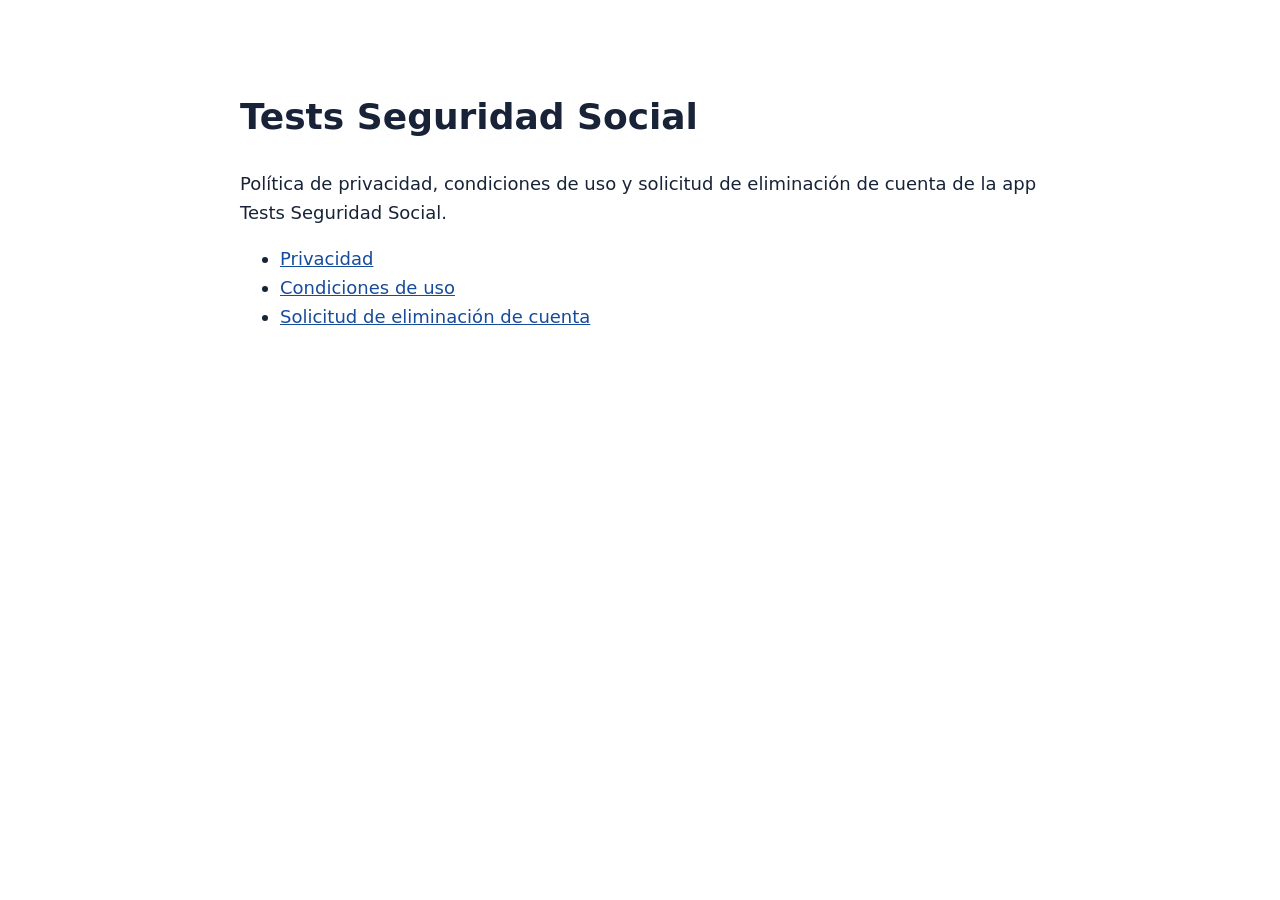
<file: index.html>
<!doctype html><html lang="es"><meta charset="utf-8"><meta name="viewport" content="width=device-width,initial-scale=1"><link rel="icon" href="data:,">
<title>Documentos legales · Tests Seguridad Social</title><style>body{max-width:800px;margin:40px auto;padding:24px;font:18px/1.6 system-ui;color:#182338}a{color:#174b9b}</style><h1>Tests Seguridad Social</h1><p>Política de privacidad, condiciones de uso y solicitud de eliminación de cuenta de la app Tests Seguridad Social.</p><ul><li><a href="privacidad.html">Privacidad</a></li><li><a href="condiciones.html">Condiciones de uso</a></li><li><a href="eliminar-cuenta.html">Solicitud de eliminación de cuenta</a></li></ul></html>
</file>
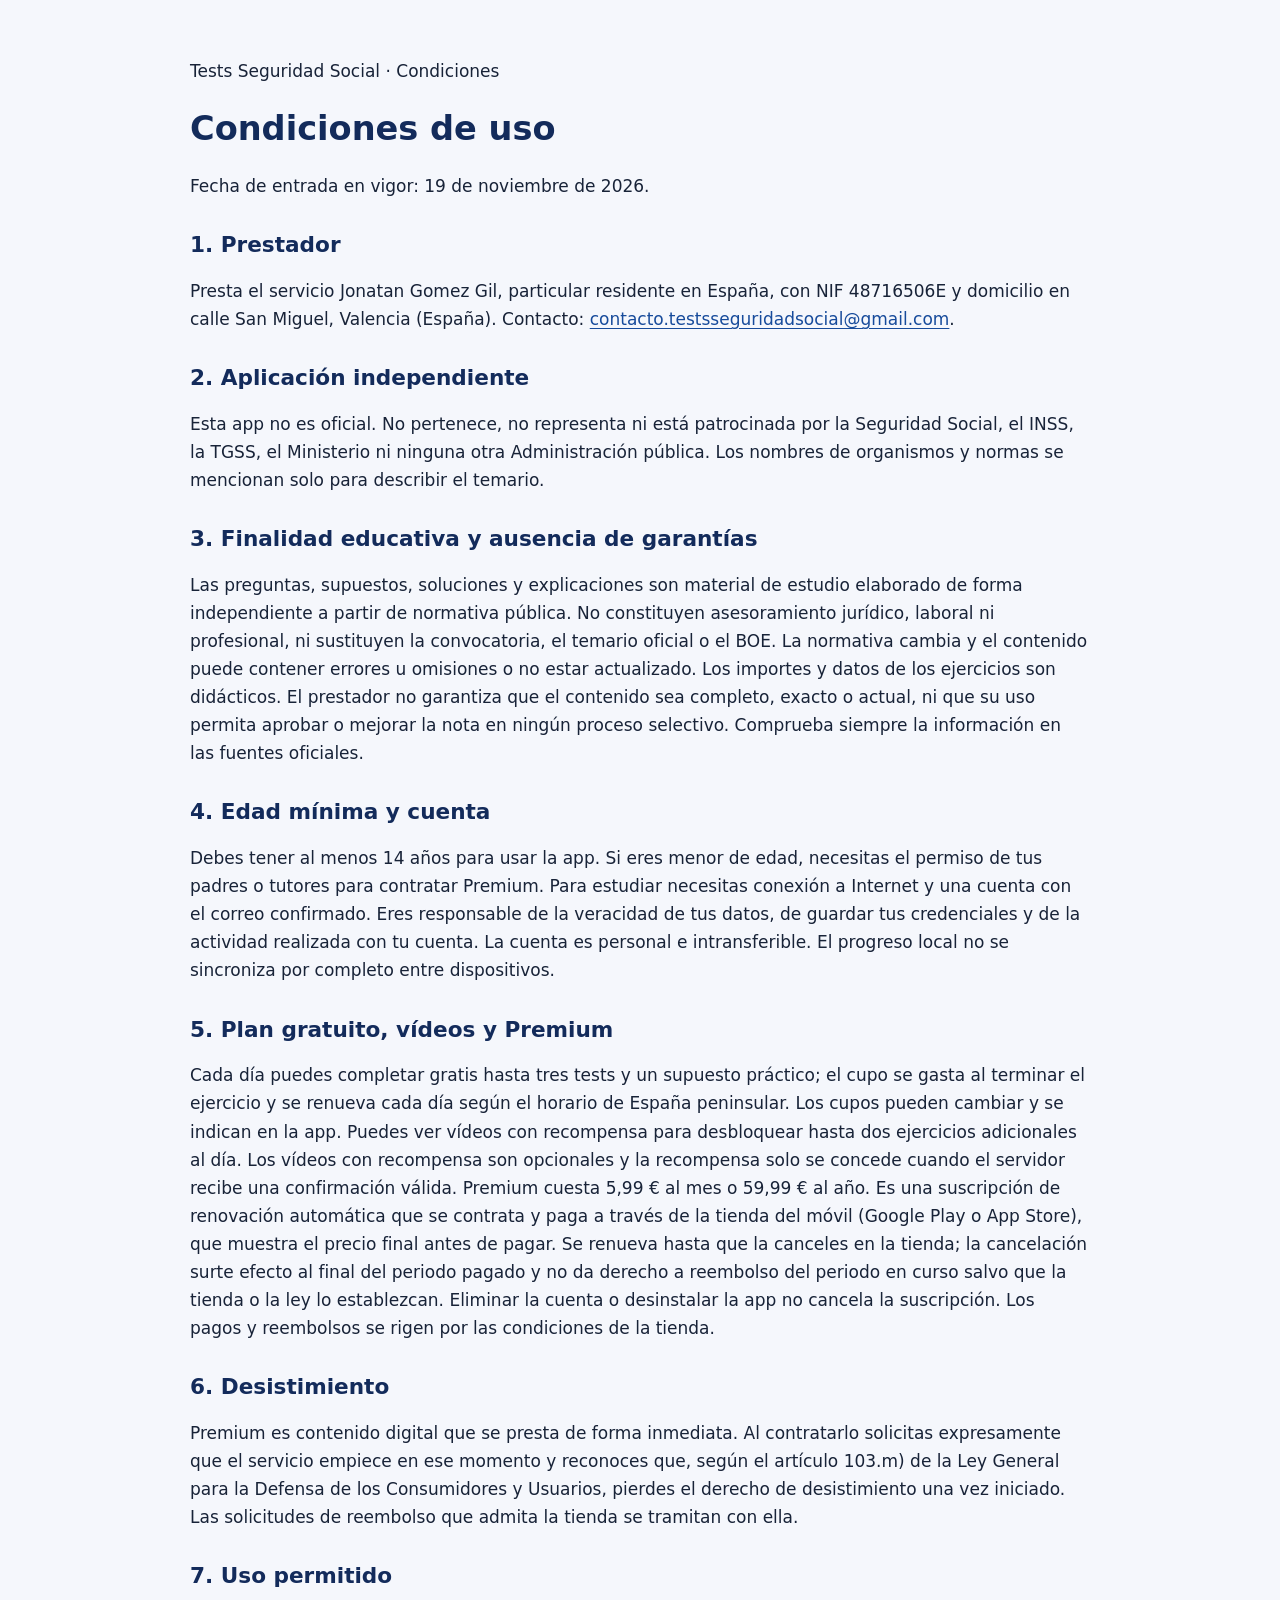
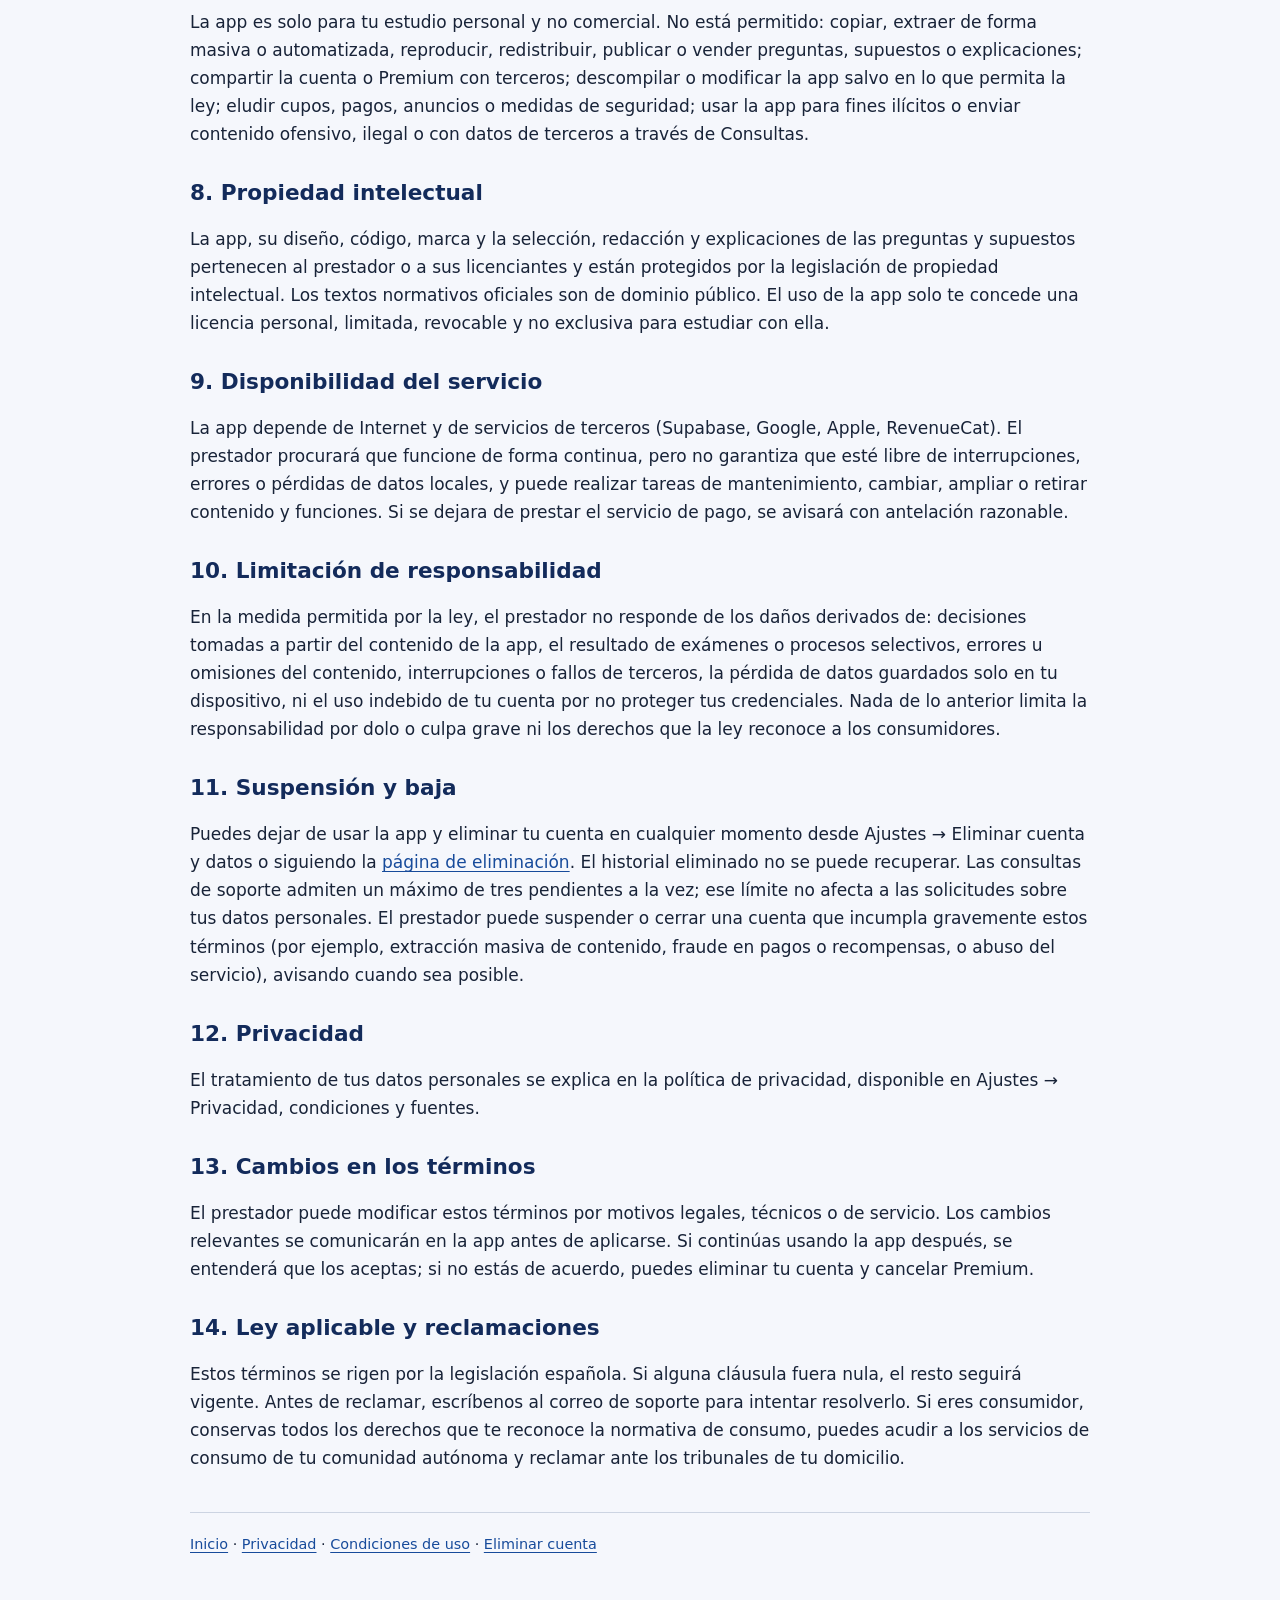
<file: condiciones.html>
<!doctype html>
<html lang="es"><head><meta charset="utf-8"><meta name="viewport" content="width=device-width,initial-scale=1"><link rel="icon" href="data:,"><title>Condiciones de uso — Tests Seguridad Social</title><style>body{margin:0;background:#f5f7fc;color:#182338;font:17px/1.65 system-ui,sans-serif}main{max-width:900px;margin:0 auto;padding:40px 22px 72px}h1,h2{line-height:1.25;color:#132b5b}h1{font-size:2.1rem}h2{margin-top:2rem;font-size:1.35rem}a{color:#174b9b;text-underline-offset:3px}table{border-collapse:collapse;width:100%}th,td{padding:12px;text-align:left;vertical-align:top;border-bottom:1px solid #ccd4e2}th{background:#e8edf7}.tabla{overflow:auto}footer{border-top:1px solid #ccd4e2;margin-top:40px;padding-top:20px;font-size:.9rem}@media(max-width:600px){table{font-size:.9rem}th,td{padding:8px}h1{font-size:1.7rem}}</style></head><body><main>
<p>Tests Seguridad Social · Condiciones</p>
<h1>Condiciones de uso</h1>
<p>Fecha de entrada en vigor: 19 de noviembre de 2026.</p>
<h2>1. Prestador</h2>
<p>Presta el servicio Jonatan Gomez Gil, particular residente en España, con NIF 48716506E y domicilio en calle San Miguel, Valencia (España). Contacto: <a href="mailto:contacto.testsseguridadsocial@gmail.com">contacto.testsseguridadsocial@gmail.com</a>.</p>
<h2>2. Aplicación independiente</h2>
<p>Esta app no es oficial. No pertenece, no representa ni está patrocinada por la Seguridad Social, el INSS, la TGSS, el Ministerio ni ninguna otra Administración pública. Los nombres de organismos y normas se mencionan solo para describir el temario.</p>
<h2>3. Finalidad educativa y ausencia de garantías</h2>
<p>Las preguntas, supuestos, soluciones y explicaciones son material de estudio elaborado de forma independiente a partir de normativa pública. No constituyen asesoramiento jurídico, laboral ni profesional, ni sustituyen la convocatoria, el temario oficial o el BOE. La normativa cambia y el contenido puede contener errores u omisiones o no estar actualizado. Los importes y datos de los ejercicios son didácticos. El prestador no garantiza que el contenido sea completo, exacto o actual, ni que su uso permita aprobar o mejorar la nota en ningún proceso selectivo. Comprueba siempre la información en las fuentes oficiales.</p>
<h2>4. Edad mínima y cuenta</h2>
<p>Debes tener al menos 14 años para usar la app. Si eres menor de edad, necesitas el permiso de tus padres o tutores para contratar Premium. Para estudiar necesitas conexión a Internet y una cuenta con el correo confirmado. Eres responsable de la veracidad de tus datos, de guardar tus credenciales y de la actividad realizada con tu cuenta. La cuenta es personal e intransferible. El progreso local no se sincroniza por completo entre dispositivos.</p>
<h2>5. Plan gratuito, vídeos y Premium</h2>
<p>Cada día puedes completar gratis hasta tres tests y un supuesto práctico; el cupo se gasta al terminar el ejercicio y se renueva cada día según el horario de España peninsular. Los cupos pueden cambiar y se indican en la app. Puedes ver vídeos con recompensa para desbloquear hasta dos ejercicios adicionales al día. Los vídeos con recompensa son opcionales y la recompensa solo se concede cuando el servidor recibe una confirmación válida. Premium cuesta 5,99 € al mes o 59,99 € al año. Es una suscripción de renovación automática que se contrata y paga a través de la tienda del móvil (Google Play o App Store), que muestra el precio final antes de pagar. Se renueva hasta que la canceles en la tienda; la cancelación surte efecto al final del periodo pagado y no da derecho a reembolso del periodo en curso salvo que la tienda o la ley lo establezcan. Eliminar la cuenta o desinstalar la app no cancela la suscripción. Los pagos y reembolsos se rigen por las condiciones de la tienda.</p>
<h2>6. Desistimiento</h2>
<p>Premium es contenido digital que se presta de forma inmediata. Al contratarlo solicitas expresamente que el servicio empiece en ese momento y reconoces que, según el artículo 103.m) de la Ley General para la Defensa de los Consumidores y Usuarios, pierdes el derecho de desistimiento una vez iniciado. Las solicitudes de reembolso que admita la tienda se tramitan con ella.</p>
<h2>7. Uso permitido</h2>
<p>La app es solo para tu estudio personal y no comercial. No está permitido: copiar, extraer de forma masiva o automatizada, reproducir, redistribuir, publicar o vender preguntas, supuestos o explicaciones; compartir la cuenta o Premium con terceros; descompilar o modificar la app salvo en lo que permita la ley; eludir cupos, pagos, anuncios o medidas de seguridad; usar la app para fines ilícitos o enviar contenido ofensivo, ilegal o con datos de terceros a través de Consultas.</p>
<h2>8. Propiedad intelectual</h2>
<p>La app, su diseño, código, marca y la selección, redacción y explicaciones de las preguntas y supuestos pertenecen al prestador o a sus licenciantes y están protegidos por la legislación de propiedad intelectual. Los textos normativos oficiales son de dominio público. El uso de la app solo te concede una licencia personal, limitada, revocable y no exclusiva para estudiar con ella.</p>
<h2>9. Disponibilidad del servicio</h2>
<p>La app depende de Internet y de servicios de terceros (Supabase, Google, Apple, RevenueCat). El prestador procurará que funcione de forma continua, pero no garantiza que esté libre de interrupciones, errores o pérdidas de datos locales, y puede realizar tareas de mantenimiento, cambiar, ampliar o retirar contenido y funciones. Si se dejara de prestar el servicio de pago, se avisará con antelación razonable.</p>
<h2>10. Limitación de responsabilidad</h2>
<p>En la medida permitida por la ley, el prestador no responde de los daños derivados de: decisiones tomadas a partir del contenido de la app, el resultado de exámenes o procesos selectivos, errores u omisiones del contenido, interrupciones o fallos de terceros, la pérdida de datos guardados solo en tu dispositivo, ni el uso indebido de tu cuenta por no proteger tus credenciales. Nada de lo anterior limita la responsabilidad por dolo o culpa grave ni los derechos que la ley reconoce a los consumidores.</p>
<h2>11. Suspensión y baja</h2>
<p>Puedes dejar de usar la app y eliminar tu cuenta en cualquier momento desde Ajustes → Eliminar cuenta y datos o siguiendo la <a href="eliminar-cuenta.html">página de eliminación</a>. El historial eliminado no se puede recuperar. Las consultas de soporte admiten un máximo de tres pendientes a la vez; ese límite no afecta a las solicitudes sobre tus datos personales. El prestador puede suspender o cerrar una cuenta que incumpla gravemente estos términos (por ejemplo, extracción masiva de contenido, fraude en pagos o recompensas, o abuso del servicio), avisando cuando sea posible.</p>
<h2>12. Privacidad</h2>
<p>El tratamiento de tus datos personales se explica en la política de privacidad, disponible en Ajustes → Privacidad, condiciones y fuentes.</p>
<h2>13. Cambios en los términos</h2>
<p>El prestador puede modificar estos términos por motivos legales, técnicos o de servicio. Los cambios relevantes se comunicarán en la app antes de aplicarse. Si continúas usando la app después, se entenderá que los aceptas; si no estás de acuerdo, puedes eliminar tu cuenta y cancelar Premium.</p>
<h2>14. Ley aplicable y reclamaciones</h2>
<p>Estos términos se rigen por la legislación española. Si alguna cláusula fuera nula, el resto seguirá vigente. Antes de reclamar, escríbenos al correo de soporte para intentar resolverlo. Si eres consumidor, conservas todos los derechos que te reconoce la normativa de consumo, puedes acudir a los servicios de consumo de tu comunidad autónoma y reclamar ante los tribunales de tu domicilio.</p>
<footer><a href="index.html">Inicio</a> · <a href="privacidad.html">Privacidad</a> · <a href="condiciones.html">Condiciones de uso</a> · <a href="eliminar-cuenta.html">Eliminar cuenta</a></footer>
</main></body></html>
</file>
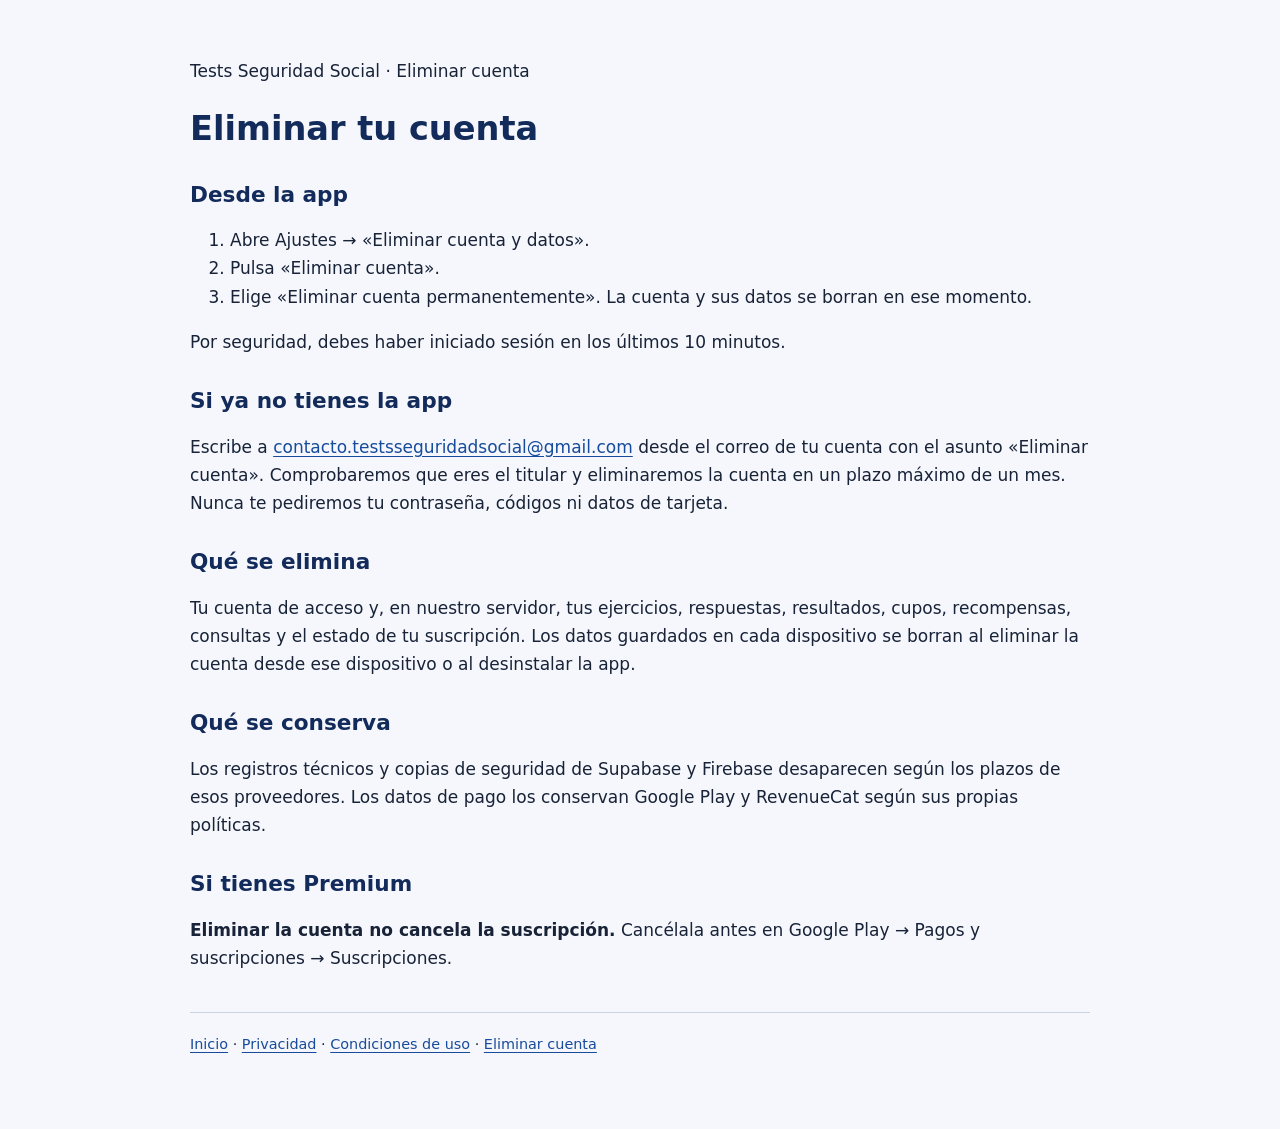
<file: eliminar-cuenta.html>
<!doctype html>
<html lang="es"><head><meta charset="utf-8"><meta name="viewport" content="width=device-width,initial-scale=1"><link rel="icon" href="data:,"><title>Eliminar cuenta — Tests Seguridad Social</title><style>body{margin:0;background:#f5f7fc;color:#182338;font:17px/1.65 system-ui,sans-serif}main{max-width:900px;margin:0 auto;padding:40px 22px 72px}h1,h2{line-height:1.25;color:#132b5b}h1{font-size:2.1rem}h2{margin-top:2rem;font-size:1.35rem}a{color:#174b9b;text-underline-offset:3px}table{border-collapse:collapse;width:100%}th,td{padding:12px;text-align:left;vertical-align:top;border-bottom:1px solid #ccd4e2}th{background:#e8edf7}.tabla{overflow:auto}footer{border-top:1px solid #ccd4e2;margin-top:40px;padding-top:20px;font-size:.9rem}@media(max-width:600px){table{font-size:.9rem}th,td{padding:8px}h1{font-size:1.7rem}}</style></head><body><main>
<p>Tests Seguridad Social · Eliminar cuenta</p>
<h1>Eliminar tu cuenta</h1>
<h2>Desde la app</h2>
<ol><li>Abre Ajustes → «Eliminar cuenta y datos».</li><li>Pulsa «Eliminar cuenta».</li><li>Elige «Eliminar cuenta permanentemente». La cuenta y sus datos se borran en ese momento.</li></ol>
<p>Por seguridad, debes haber iniciado sesión en los últimos 10 minutos.</p>
<h2>Si ya no tienes la app</h2>
<p>Escribe a <a href="mailto:contacto.testsseguridadsocial@gmail.com">contacto.testsseguridadsocial@gmail.com</a> desde el correo de tu cuenta con el asunto «Eliminar cuenta». Comprobaremos que eres el titular y eliminaremos la cuenta en un plazo máximo de un mes. Nunca te pediremos tu contraseña, códigos ni datos de tarjeta.</p>
<h2>Qué se elimina</h2>
<p>Tu cuenta de acceso y, en nuestro servidor, tus ejercicios, respuestas, resultados, cupos, recompensas, consultas y el estado de tu suscripción. Los datos guardados en cada dispositivo se borran al eliminar la cuenta desde ese dispositivo o al desinstalar la app.</p>
<h2>Qué se conserva</h2>
<p>Los registros técnicos y copias de seguridad de Supabase y Firebase desaparecen según los plazos de esos proveedores. Los datos de pago los conservan Google Play y RevenueCat según sus propias políticas.</p>
<h2>Si tienes Premium</h2>
<p><strong>Eliminar la cuenta no cancela la suscripción.</strong> Cancélala antes en Google Play → Pagos y suscripciones → Suscripciones.</p>
<footer><a href="index.html">Inicio</a> · <a href="privacidad.html">Privacidad</a> · <a href="condiciones.html">Condiciones de uso</a> · <a href="eliminar-cuenta.html">Eliminar cuenta</a></footer>
</main></body></html>
</file>
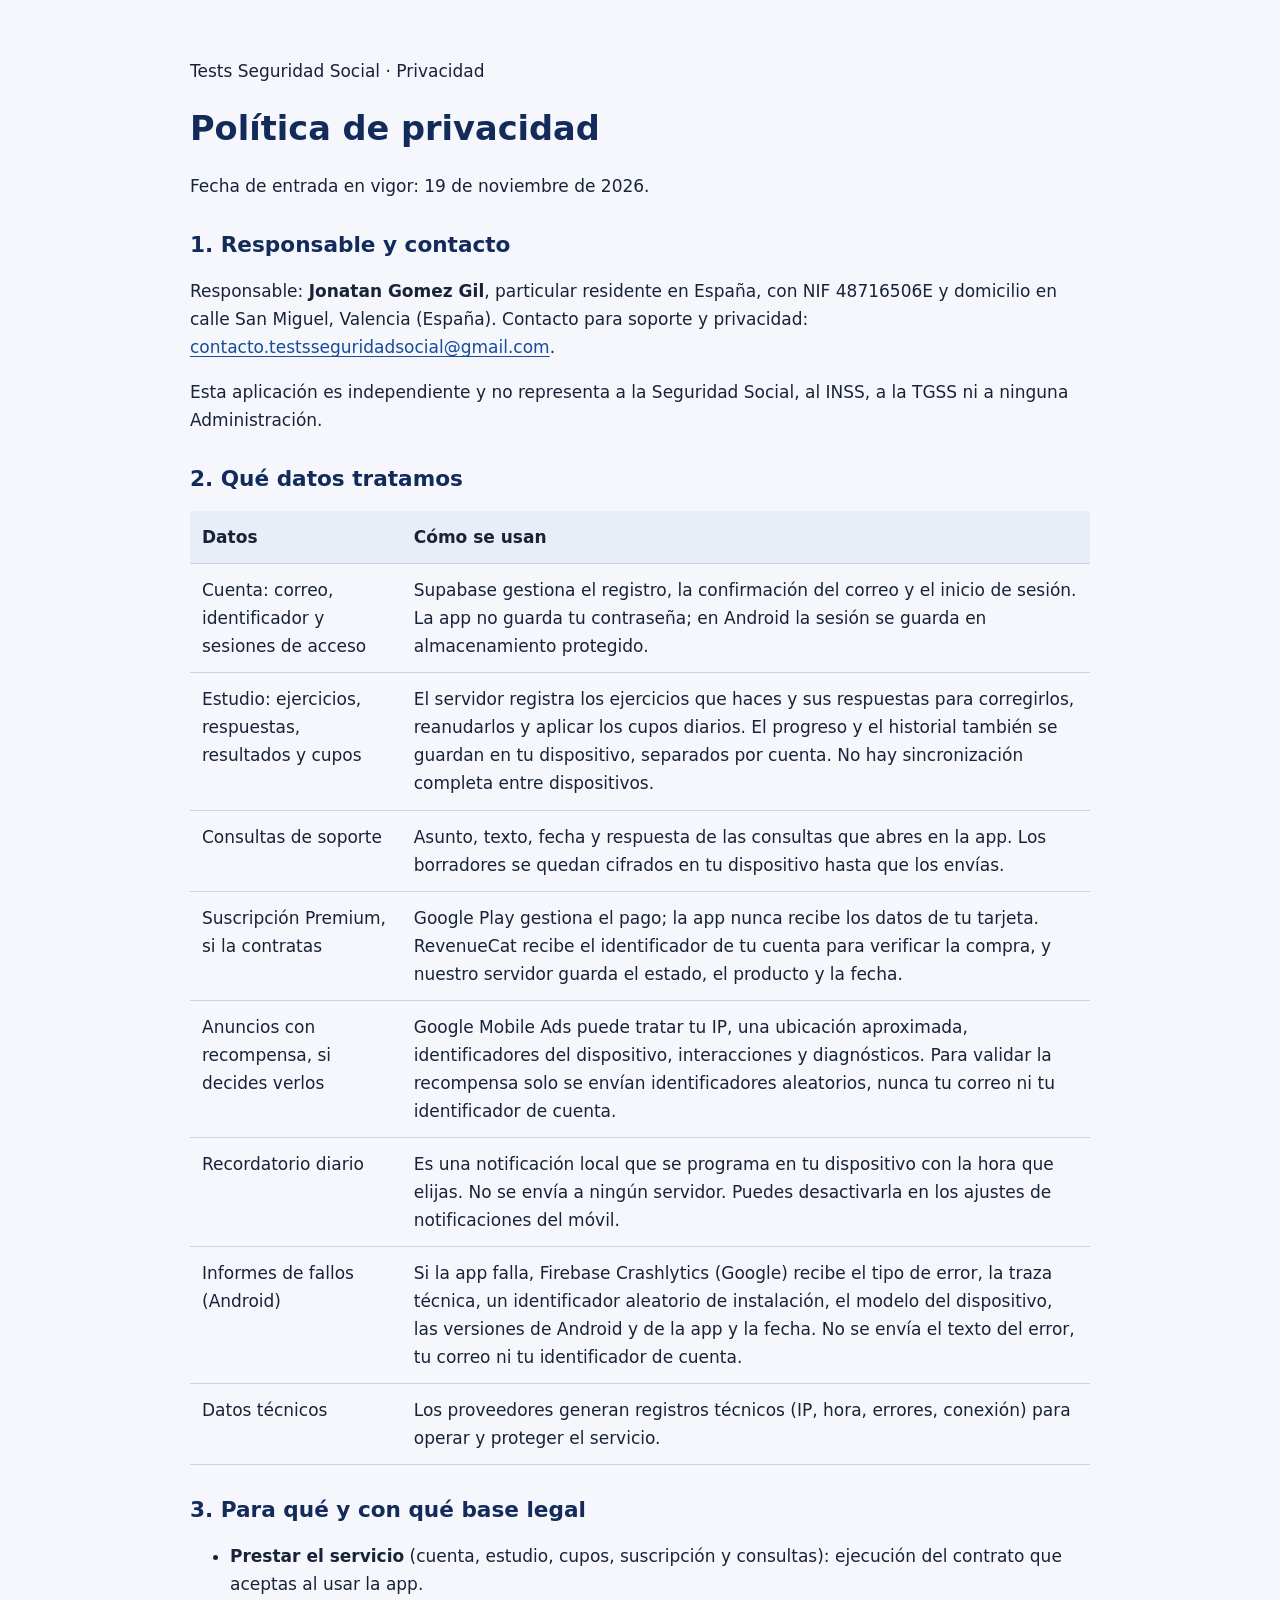
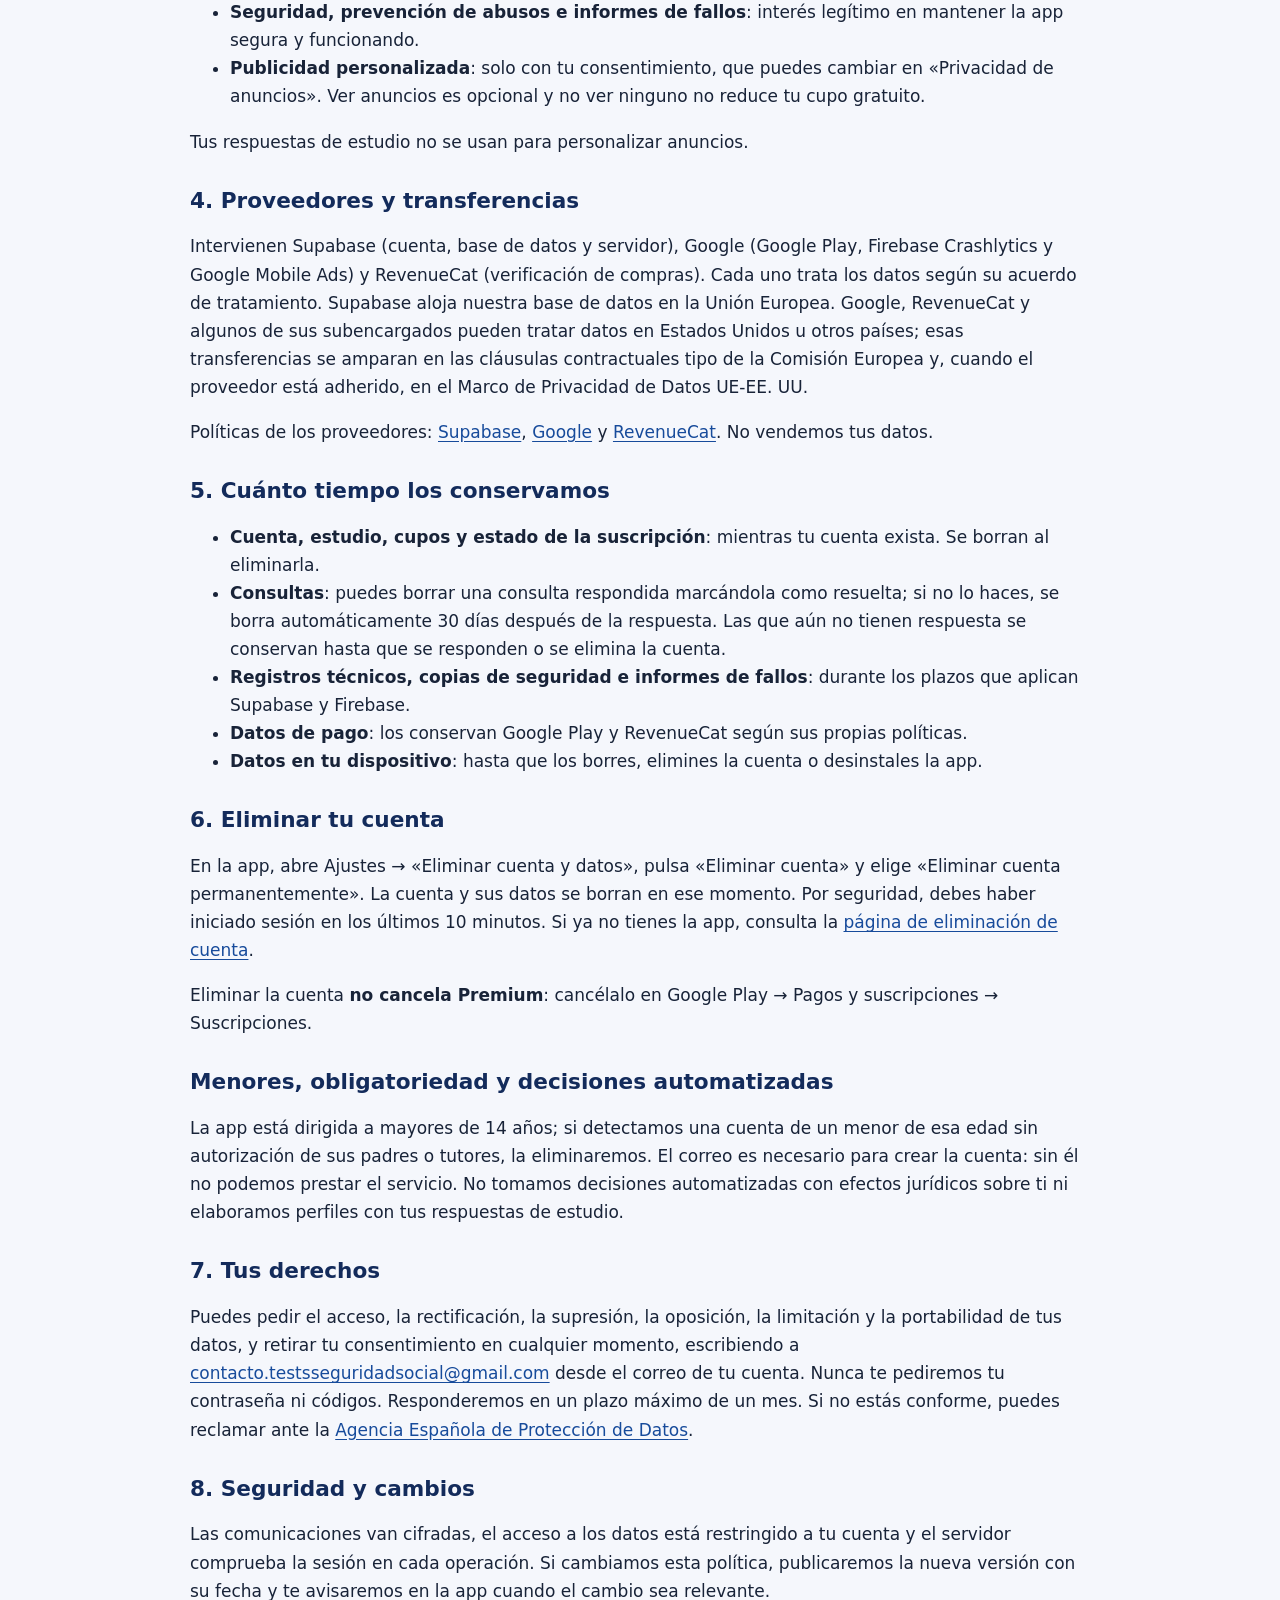
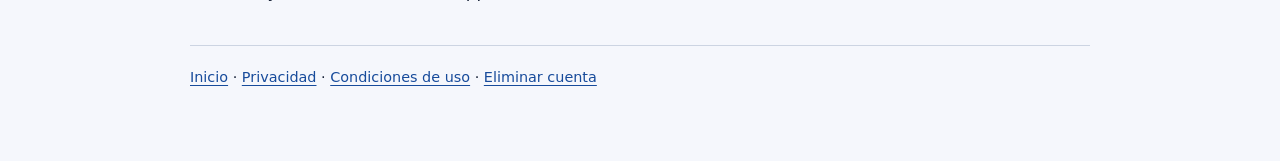
<file: privacidad.html>
<!doctype html>
<html lang="es"><head><meta charset="utf-8"><meta name="viewport" content="width=device-width,initial-scale=1"><link rel="icon" href="data:,"><title>Privacidad — Tests Seguridad Social</title><link rel="stylesheet" href="estilo.css"></head><body><main>
<p>Tests Seguridad Social · Privacidad</p>
<h1>Política de privacidad</h1>
<p>Fecha de entrada en vigor: 19 de noviembre de 2026.</p>
<h2>1. Responsable y contacto</h2>
<p>Responsable: <strong>Jonatan Gomez Gil</strong>, particular residente en España, con NIF 48716506E y domicilio en calle San Miguel, Valencia (España). Contacto para soporte y privacidad: <a href="mailto:contacto.testsseguridadsocial@gmail.com">contacto.testsseguridadsocial@gmail.com</a>.</p>
<p>Esta aplicación es independiente y no representa a la Seguridad Social, al INSS, a la TGSS ni a ninguna Administración.</p>
<h2>2. Qué datos tratamos</h2>
<div class="tabla"><table><thead><tr><th>Datos</th><th>Cómo se usan</th></tr></thead><tbody>
<tr><td>Cuenta: correo, identificador y sesiones de acceso</td><td>Supabase gestiona el registro, la confirmación del correo y el inicio de sesión. La app no guarda tu contraseña; en Android la sesión se guarda en almacenamiento protegido.</td></tr>
<tr><td>Estudio: ejercicios, respuestas, resultados y cupos</td><td>El servidor registra los ejercicios que haces y sus respuestas para corregirlos, reanudarlos y aplicar los cupos diarios. El progreso y el historial también se guardan en tu dispositivo, separados por cuenta. No hay sincronización completa entre dispositivos.</td></tr>
<tr><td>Consultas de soporte</td><td>Asunto, texto, fecha y respuesta de las consultas que abres en la app. Los borradores se quedan cifrados en tu dispositivo hasta que los envías.</td></tr>
<tr><td>Suscripción Premium, si la contratas</td><td>Google Play gestiona el pago; la app nunca recibe los datos de tu tarjeta. RevenueCat recibe el identificador de tu cuenta para verificar la compra, y nuestro servidor guarda el estado, el producto y la fecha.</td></tr>
<tr><td>Anuncios con recompensa, si decides verlos</td><td>Google Mobile Ads puede tratar tu IP, una ubicación aproximada, identificadores del dispositivo, interacciones y diagnósticos. Para validar la recompensa solo se envían identificadores aleatorios, nunca tu correo ni tu identificador de cuenta.</td></tr>
<tr><td>Recordatorio diario</td><td>Es una notificación local que se programa en tu dispositivo con la hora que elijas. No se envía a ningún servidor. Puedes desactivarla en los ajustes de notificaciones del móvil.</td></tr>
<tr><td>Informes de fallos (Android)</td><td>Si la app falla, Firebase Crashlytics (Google) recibe el tipo de error, la traza técnica, un identificador aleatorio de instalación, el modelo del dispositivo, las versiones de Android y de la app y la fecha. No se envía el texto del error, tu correo ni tu identificador de cuenta.</td></tr>
<tr><td>Datos técnicos</td><td>Los proveedores generan registros técnicos (IP, hora, errores, conexión) para operar y proteger el servicio.</td></tr>
</tbody></table></div>
<h2>3. Para qué y con qué base legal</h2>
<ul>
<li><strong>Prestar el servicio</strong> (cuenta, estudio, cupos, suscripción y consultas): ejecución del contrato que aceptas al usar la app.</li>
<li><strong>Seguridad, prevención de abusos e informes de fallos</strong>: interés legítimo en mantener la app segura y funcionando.</li>
<li><strong>Publicidad personalizada</strong>: solo con tu consentimiento, que puedes cambiar en «Privacidad de anuncios». Ver anuncios es opcional y no ver ninguno no reduce tu cupo gratuito.</li>
</ul>
<p>Tus respuestas de estudio no se usan para personalizar anuncios.</p>
<h2>4. Proveedores y transferencias</h2>
<p>Intervienen Supabase (cuenta, base de datos y servidor), Google (Google Play, Firebase Crashlytics y Google Mobile Ads) y RevenueCat (verificación de compras). Cada uno trata los datos según su acuerdo de tratamiento. Supabase aloja nuestra base de datos en la Unión Europea. Google, RevenueCat y algunos de sus subencargados pueden tratar datos en Estados Unidos u otros países; esas transferencias se amparan en las cláusulas contractuales tipo de la Comisión Europea y, cuando el proveedor está adherido, en el Marco de Privacidad de Datos UE-EE. UU.</p>
<p>Políticas de los proveedores: <a href="https://supabase.com/privacy">Supabase</a>, <a href="https://policies.google.com/privacy">Google</a> y <a href="https://www.revenuecat.com/privacy/">RevenueCat</a>. No vendemos tus datos.</p>
<h2>5. Cuánto tiempo los conservamos</h2>
<ul>
<li><strong>Cuenta, estudio, cupos y estado de la suscripción</strong>: mientras tu cuenta exista. Se borran al eliminarla.</li>
<li><strong>Consultas</strong>: puedes borrar una consulta respondida marcándola como resuelta; si no lo haces, se borra automáticamente 30 días después de la respuesta. Las que aún no tienen respuesta se conservan hasta que se responden o se elimina la cuenta.</li>
<li><strong>Registros técnicos, copias de seguridad e informes de fallos</strong>: durante los plazos que aplican Supabase y Firebase.</li>
<li><strong>Datos de pago</strong>: los conservan Google Play y RevenueCat según sus propias políticas.</li>
<li><strong>Datos en tu dispositivo</strong>: hasta que los borres, elimines la cuenta o desinstales la app.</li>
</ul>
<h2>6. Eliminar tu cuenta</h2>
<p>En la app, abre Ajustes → «Eliminar cuenta y datos», pulsa «Eliminar cuenta» y elige «Eliminar cuenta permanentemente». La cuenta y sus datos se borran en ese momento. Por seguridad, debes haber iniciado sesión en los últimos 10 minutos. Si ya no tienes la app, consulta la <a href="eliminar-cuenta.html">página de eliminación de cuenta</a>.</p>
<p>Eliminar la cuenta <strong>no cancela Premium</strong>: cancélalo en Google Play → Pagos y suscripciones → Suscripciones.</p>
<h2>Menores, obligatoriedad y decisiones automatizadas</h2>
<p>La app está dirigida a mayores de 14 años; si detectamos una cuenta de un menor de esa edad sin autorización de sus padres o tutores, la eliminaremos. El correo es necesario para crear la cuenta: sin él no podemos prestar el servicio. No tomamos decisiones automatizadas con efectos jurídicos sobre ti ni elaboramos perfiles con tus respuestas de estudio.</p>
<h2>7. Tus derechos</h2>
<p>Puedes pedir el acceso, la rectificación, la supresión, la oposición, la limitación y la portabilidad de tus datos, y retirar tu consentimiento en cualquier momento, escribiendo a <a href="mailto:contacto.testsseguridadsocial@gmail.com">contacto.testsseguridadsocial@gmail.com</a> desde el correo de tu cuenta. Nunca te pediremos tu contraseña ni códigos. Responderemos en un plazo máximo de un mes. Si no estás conforme, puedes reclamar ante la <a href="https://www.aepd.es">Agencia Española de Protección de Datos</a>.</p>
<h2>8. Seguridad y cambios</h2>
<p>Las comunicaciones van cifradas, el acceso a los datos está restringido a tu cuenta y el servidor comprueba la sesión en cada operación. Si cambiamos esta política, publicaremos la nueva versión con su fecha y te avisaremos en la app cuando el cambio sea relevante.</p>
<footer><a href="index.html">Inicio</a> · <a href="privacidad.html">Privacidad</a> · <a href="condiciones.html">Condiciones de uso</a> · <a href="eliminar-cuenta.html">Eliminar cuenta</a></footer>
</main></body></html>
</file>
<file: estilo.css>
body{margin:0;background:#f5f7fc;color:#182338;font:17px/1.65 system-ui,sans-serif}main{max-width:900px;margin:0 auto;padding:40px 22px 72px}h1,h2{line-height:1.25;color:#132b5b}h1{font-size:2.1rem}h2{margin-top:2rem;font-size:1.35rem}a{color:#174b9b;text-underline-offset:3px}table{border-collapse:collapse;width:100%}th,td{padding:12px;text-align:left;vertical-align:top;border-bottom:1px solid #ccd4e2}th{background:#e8edf7}.tabla{overflow:auto}footer{border-top:1px solid #ccd4e2;margin-top:40px;padding-top:20px;font-size:.9rem}@media(max-width:600px){table{font-size:.9rem}th,td{padding:8px}h1{font-size:1.7rem}}
</file>
